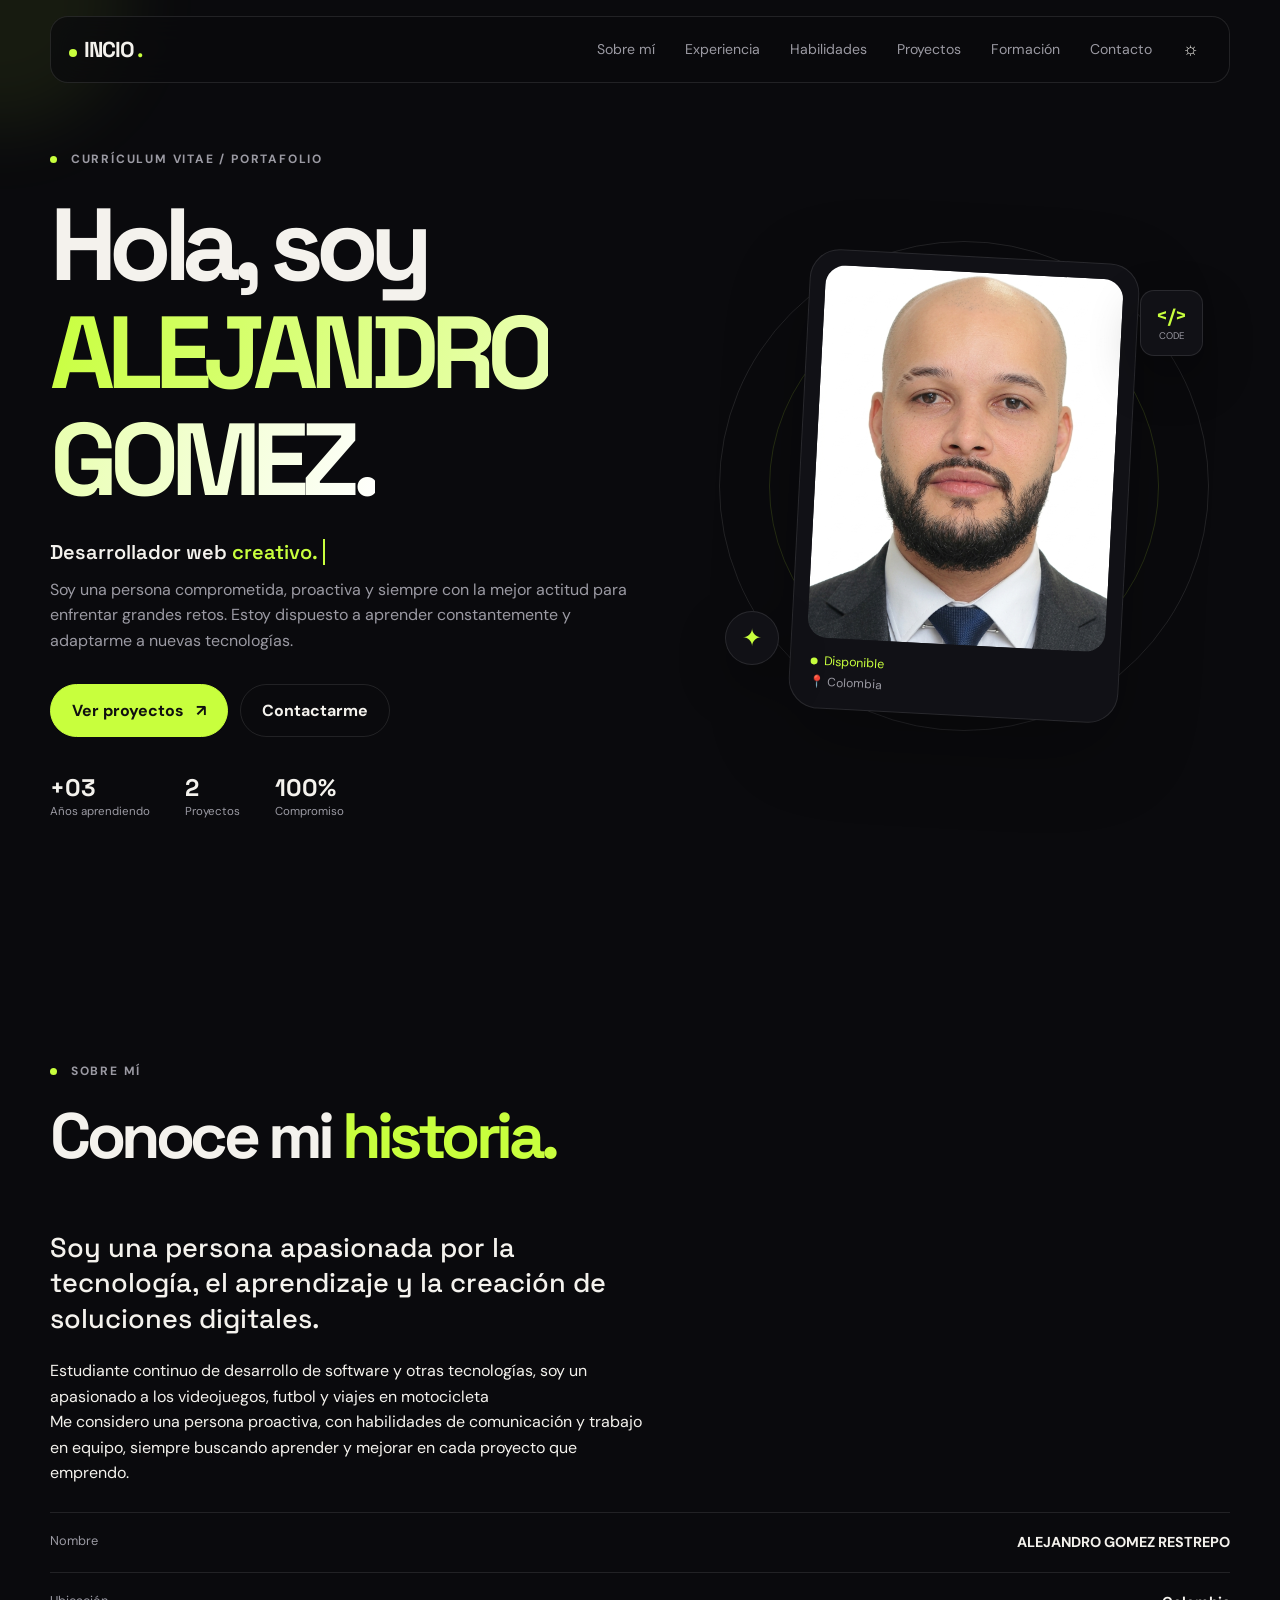
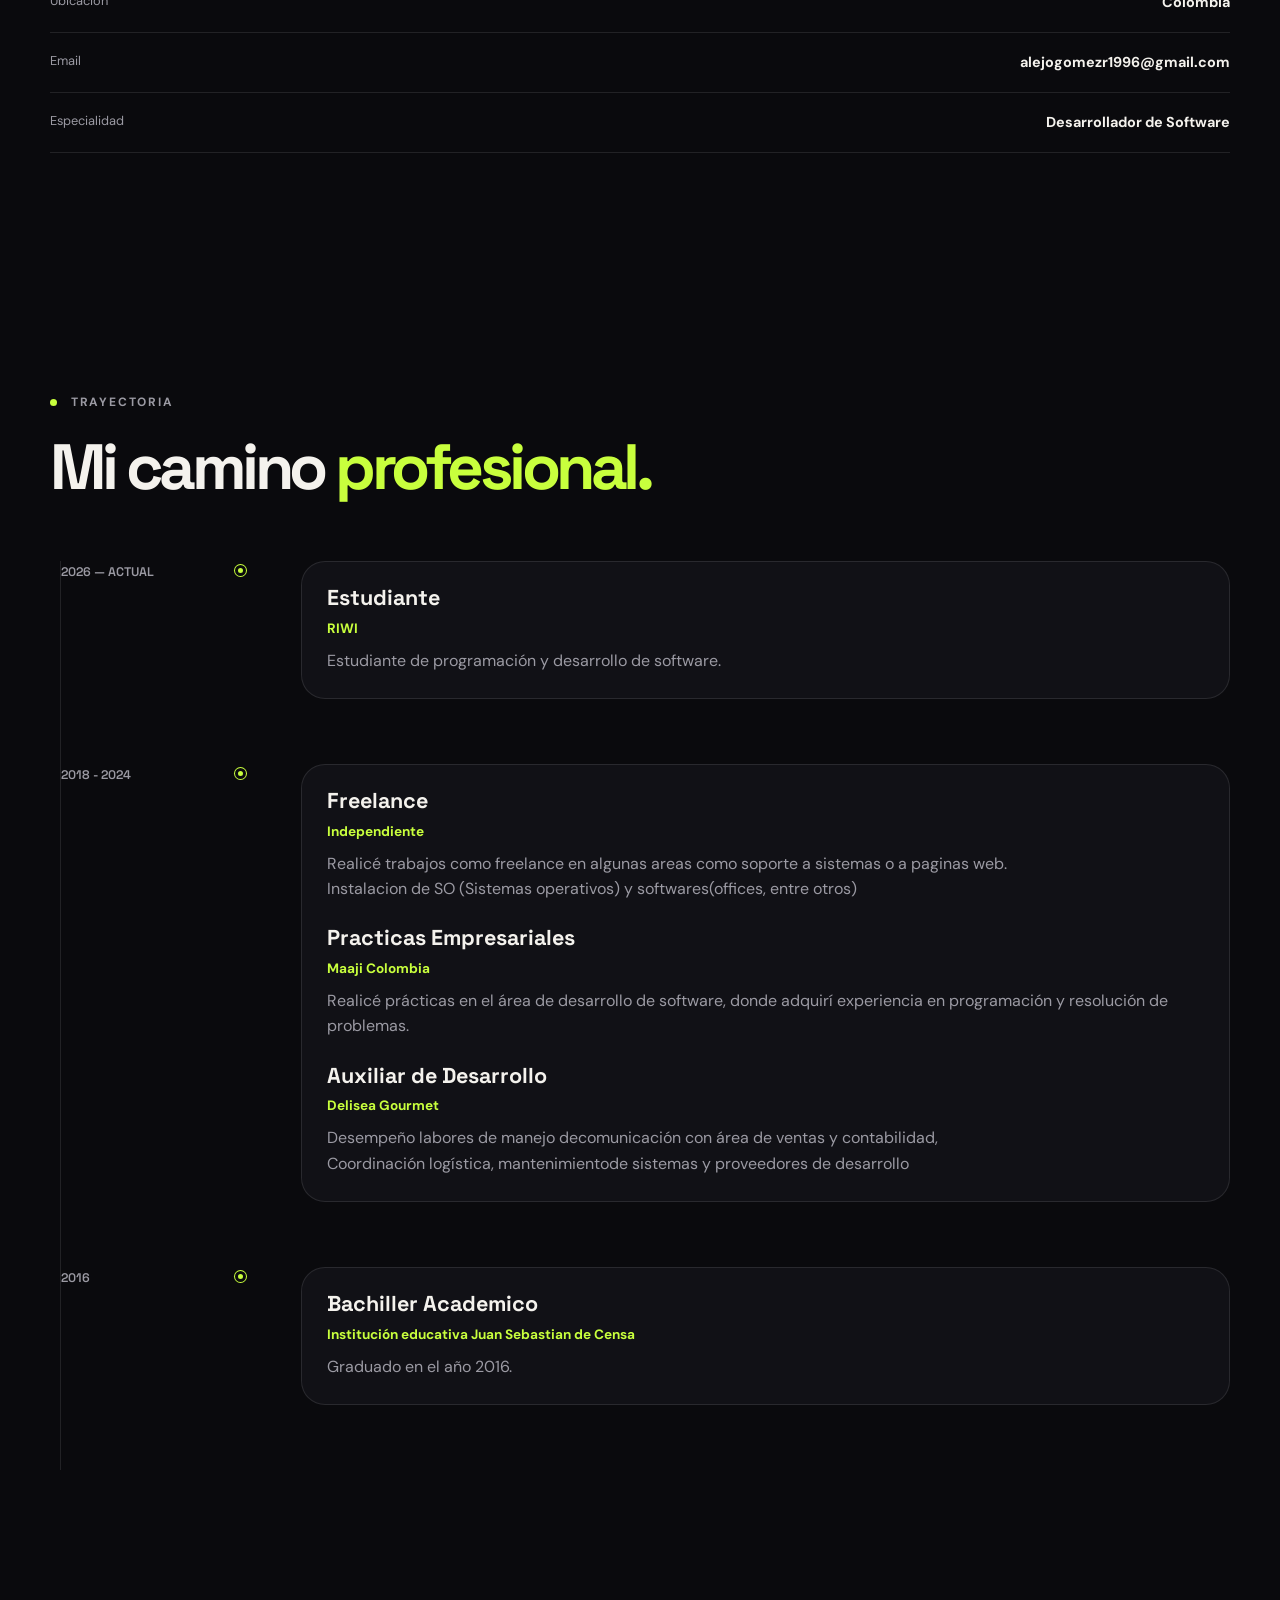
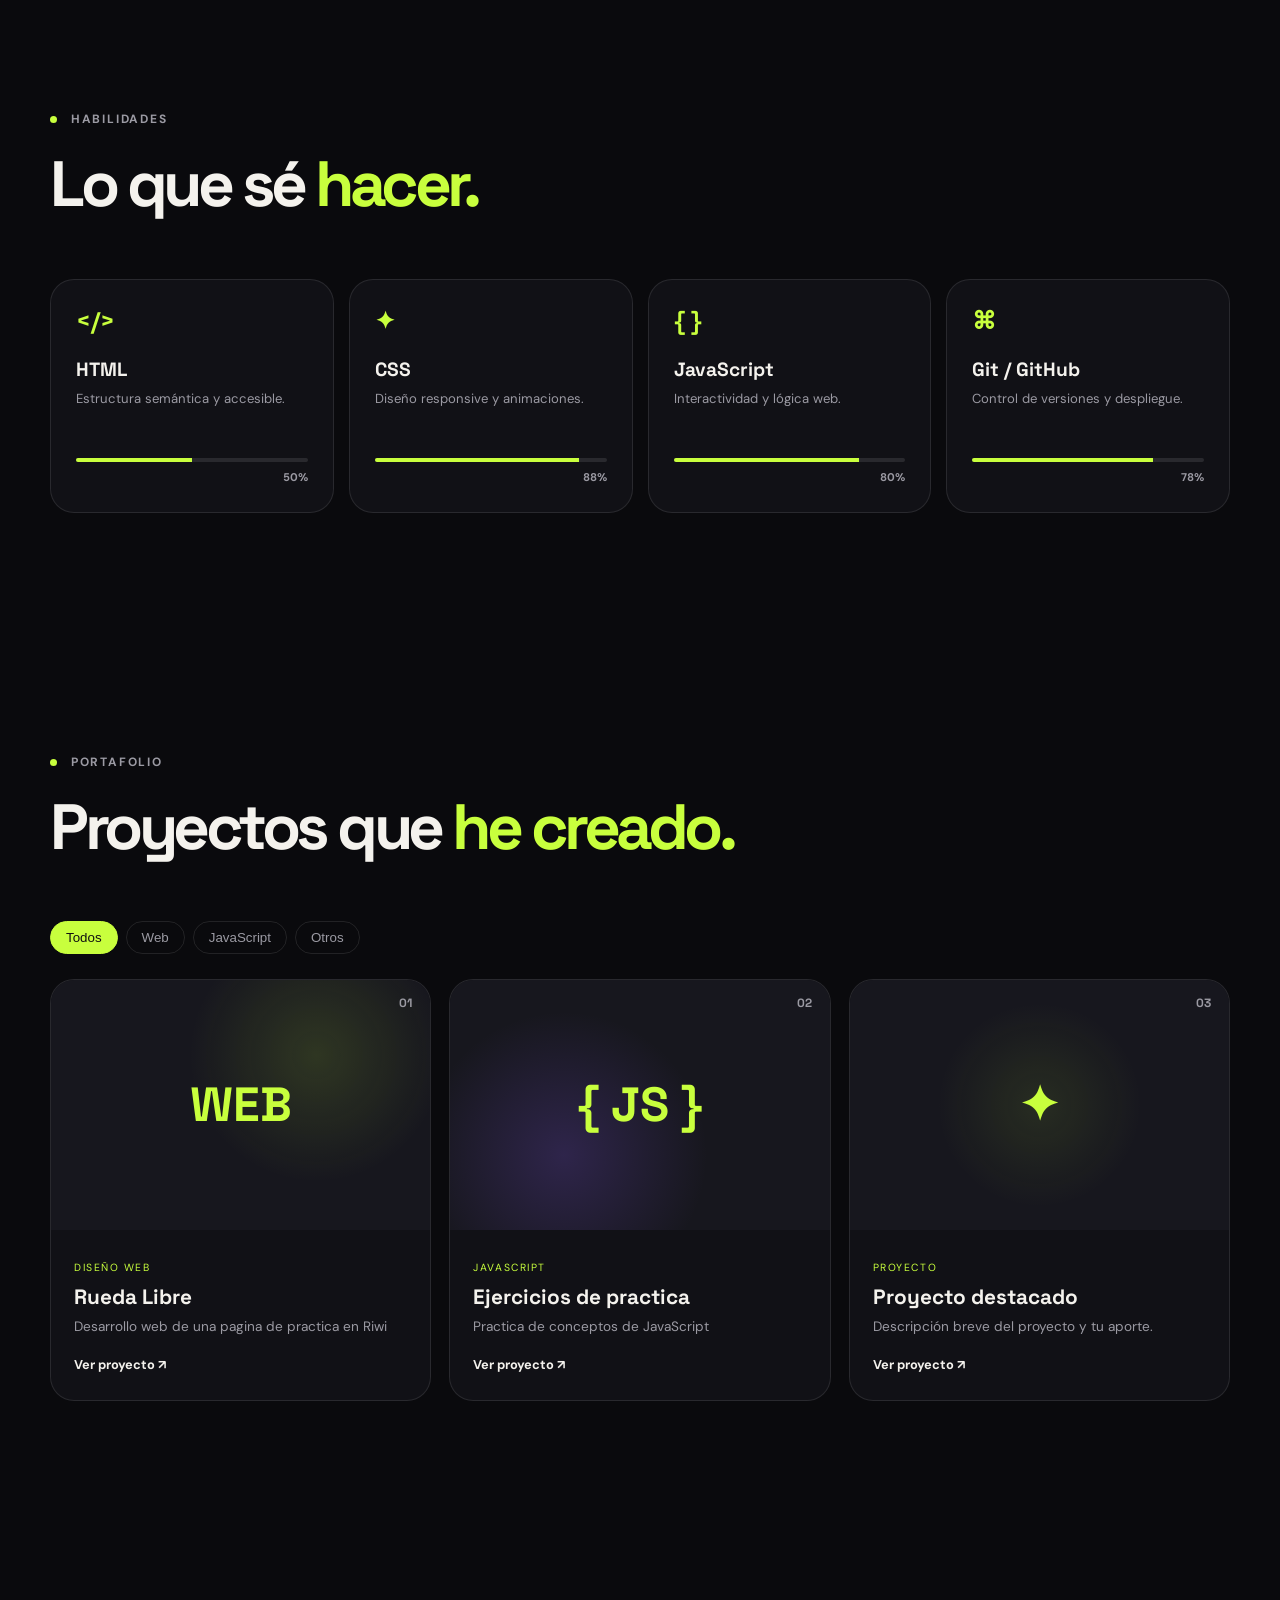
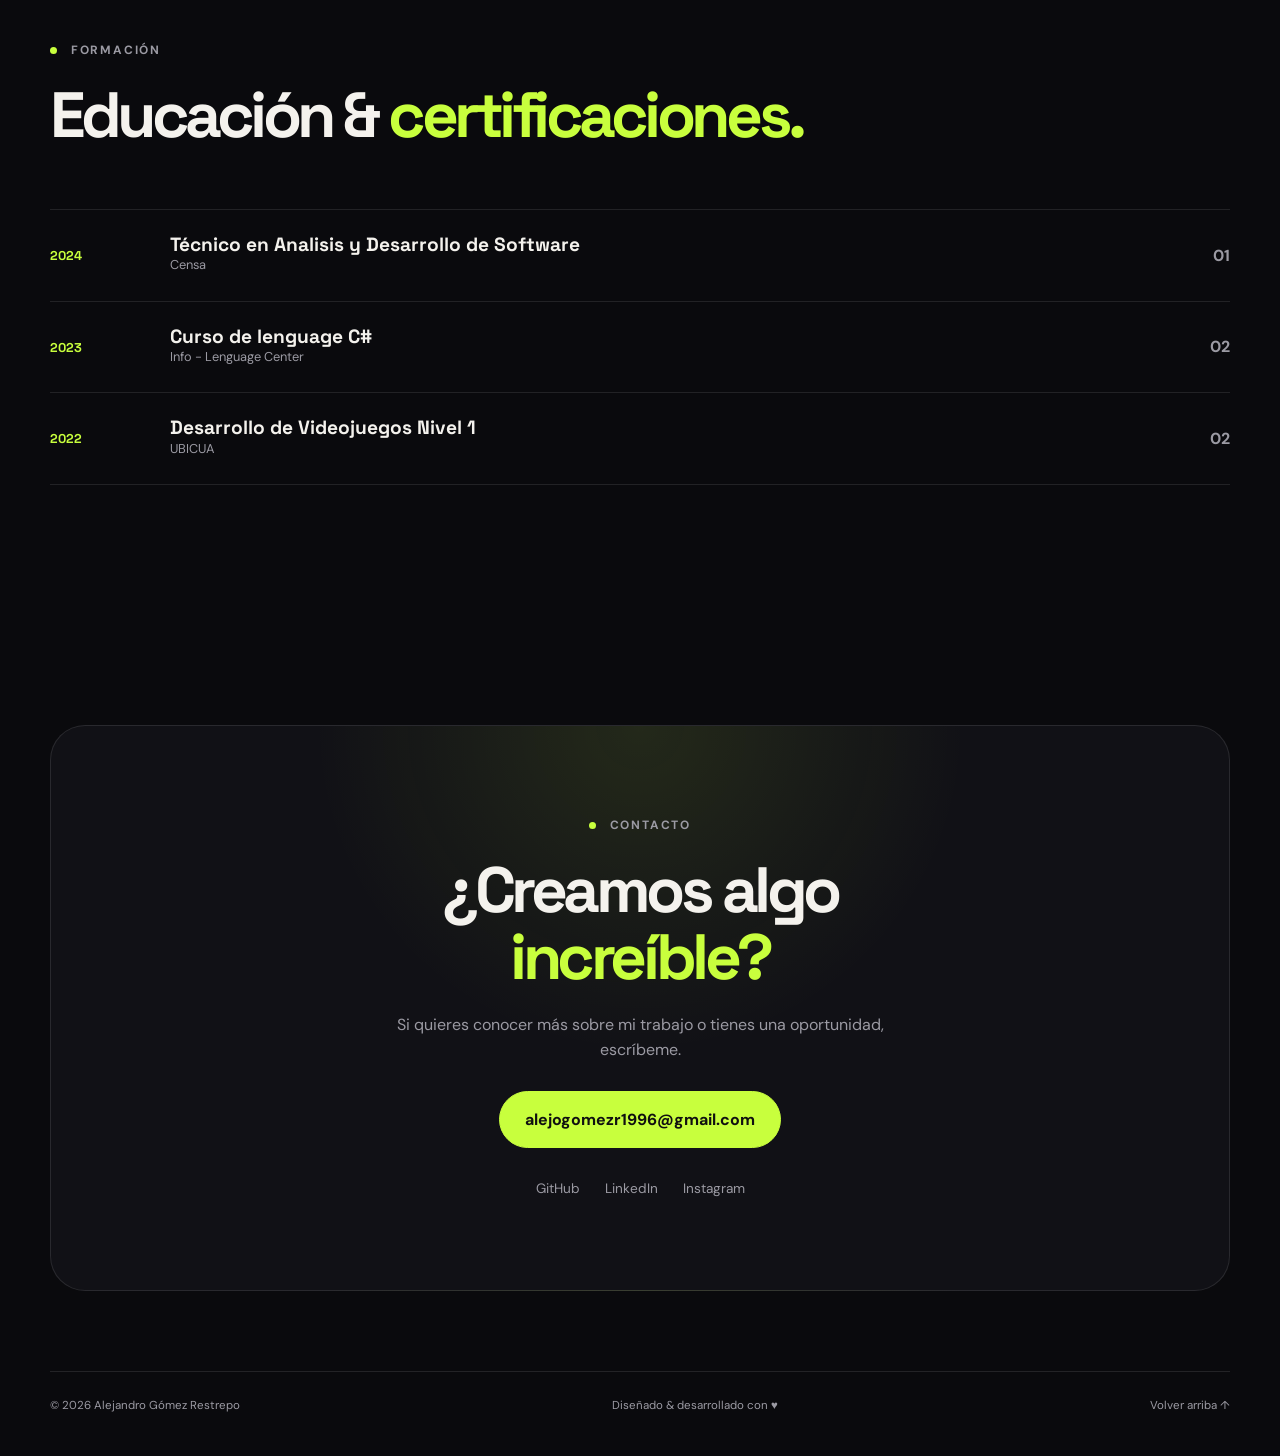
<file: index.html>
<!DOCTYPE html>
<html lang="es">

<head>
  <meta charset="UTF-8">
  <meta name="viewport" content="width=device-width, initial-scale=1.0">
  <meta name="description" content="CV interactivo y portafolio profesional.">
  <title>Mi CV | Portafolio Interactivo</title>
  <link rel="preconnect" href="https://fonts.googleapis.com">
  <link rel="preconnect" href="https://fonts.gstatic.com" crossorigin>
  <link
    href="https://fonts.googleapis.com/css2?family=DM+Sans:wght@400;500;600;700&family=Space+Grotesk:wght@500;600;700&display=swap"
    rel="stylesheet">
  <link rel="stylesheet" href="css/styles.css">
</head>

<body>
  <div class="progress-bar" id="progressBar"></div>
  <div class="cursor-glow" id="cursorGlow"></div>

  <header class="navbar">
    <a class="brand" href="#inicio"><span class="brand-dot"></span>INCIO<span class="brand-accent"> .</span></a>
    <button class="menu-toggle" id="menuToggle" aria-label="Abrir menú">☰</button>
    <nav id="mainNav">
      <a href="#sobre-mi">Sobre mí</a>
      <a href="#experiencia">Experiencia</a>
      <a href="#habilidades">Habilidades</a>
      <a href="#proyectos">Proyectos</a>
      <a href="#formacion">Formación</a>
      <a href="#contacto">Contacto</a>
      <button class="theme-toggle" id="themeToggle" aria-label="Cambiar tema">☼</button>
    </nav>
  </header>

  <main>
    <section class="hero section" id="inicio">
      <div class="hero-copy reveal">
        <p class="eyebrow"><span></span> CURRÍCULUM VITAE / PORTAFOLIO</p>
        <h1>Hola, soy<br><span class="gradient-text">ALEJANDRO GOMEZ.</span></h1>
        <p class="hero-role">Desarrollador web <span class="typed" id="typedText"></span></p>
        <p class="hero-description">
          Soy una persona comprometida, proactiva y
          siempre con la mejor actitud para enfrentar grandes
          retos. Estoy dispuesto a aprender constantemente
          y adaptarme a nuevas tecnologías.
        </p>
        <div class="hero-actions">
          <a class="btn btn-primary" href="#proyectos">Ver proyectos <span>↗</span></a>
          <a class="btn btn-ghost" href="#contacto">Contactarme</a>
        </div>
        <div class="quick-stats">
          <div><strong>+03</strong><span>Años aprendiendo</span></div>
          <div><strong>2</strong><span>Proyectos</span></div>
          <div><strong>100%</strong><span>Compromiso</span></div>
        </div>
      </div>

      <div class="hero-visual reveal">
        <div class="orbit orbit-one"></div>
        <div class="orbit orbit-two"></div>
        <div class="profile-card">
          <div class="profile-image-wrap">
            <img src="img/photo2.jpeg" alt="Foto de perfil" class="profile-image">
          </div>
          <span class="available"><i></i> Disponible</span>
          <p class="profile-location">📍 Colombia</p>
        </div>
        <div class="floating-card card-code">
          <span>&lt;/&gt;</span><small>CODE</small>
        </div>
        <div class="floating-card card-star">✦</div>
      </div>
    </section>

    <!-- <section class="marquee" aria-label="Tecnologías">
      <div class="marquee-track">
        <span>HTML</span><b>✦</b><span>CSS</span><b>✦</b><span>JAVASCRIPT</span><b>✦</b><span>GIT</span><b>✦</b>
        <span>PYTHON</span><b>✦</b><span>DJANGO</span><b>✦</b><span>C#</span><b>✦</b><span>.NET</span><b>✦</b>
      </div>
    </section> -->

    <section class="section about" id="sobre-mi">
      <div class="section-heading reveal">
        <p class="eyebrow"><span></span> SOBRE MÍ</p>
        <h2>Conoce mi <em>historia.</em></h2>
      </div>
      <div class="about-grid">
        <class="about-text reveal">
          <p class="lead">Soy una persona apasionada por la tecnología, el aprendizaje y la creación de soluciones
            digitales.</p>
          <!-- <p>Escribe aquí una descripción más completa de tu perfil: quién eres, qué estudias o haces, cuáles son tus objetivos profesionales y qué te diferencia.</p> -->
          <p>Estudiante continuo de desarrollo de software y otras tecnologías, soy un apasionado a los videojuegos,
            futbol y viajes en motocicleta</p>
          <p>Me considero una persona proactiva, con habilidades de comunicación y trabajo en equipo, siempre buscando
            aprender y mejorar en cada proyecto que emprendo.</p><br>
          <!-- <p>Este CV está pensado para que puedas mostrar tu trayectoria de una manera visual, moderna e interactiva.</p> -->
      </div>
      <div class="info-panel reveal">
        <div><span>Nombre</span><strong>ALEJANDRO GOMEZ RESTREPO</strong></div>
        <div><span>Ubicación</span><strong>Colombia</strong></div>
        <div><span>Email</span><strong>alejogomezr1996@gmail.com</strong></div>
        <div><span>Especialidad</span><strong>Desarrollador de Software</strong></div>
      </div>
      </div>
    </section>

    <section class="section timeline-section" id="experiencia">
      <div class="section-heading reveal">
        <p class="eyebrow"><span></span> TRAYECTORIA</p>
        <h2>Mi camino <em>profesional.</em></h2>
      </div>
      <div class="timeline">
        <article class="timeline-item reveal">
          <span class="timeline-year">2026 — ACTUAL</span>
          <div class="timeline-dot"></div>
          <div class="timeline-content">
            <h3>Estudiante</h3>
            <h4>RIWI</h4>
            <p>Estudiante de programación y desarrollo de software.</p>
          </div>
        </article>
        <article class="timeline-item reveal">
          <span class="timeline-year">2018 - 2024</span>
          <div class="timeline-dot"></div>
          <div class="timeline-content">
            <h3>Freelance</h3>
            <h4>Independiente</h4>
            <p>Realicé trabajos como freelance en algunas areas como soporte a sistemas o a paginas web.</p>
            <p>Instalacion de SO (Sistemas operativos) y softwares(offices, entre otros)</p><br>
            <h3>Practicas Empresariales</h3>
            <h4>Maaji Colombia</h4>
            <p>Realicé prácticas en el área de desarrollo de software, donde adquirí experiencia en programación y
              resolución de problemas.</p><br>
            <h3>Auxiliar de Desarrollo</h3>
            <h4>Delisea Gourmet</h4>
            <p>Desempeño labores de manejo decomunicación con área de ventas y contabilidad,</p>
            <p>Coordinación logística, mantenimientode sistemas y proveedores de desarrollo</p>
          </div>
        </article>
        <article class="timeline-item reveal">
          <span class="timeline-year">2016</span>
          <div class="timeline-dot"></div>
          <div class="timeline-content">
            <h3>Bachiller Academico</h3>
            <h4>Institución educativa Juan Sebastian de Censa</h4>
            <p>Graduado en el año 2016.</p>
          </div>
        </article>
      </div>
    </section>

    <section class="section skills" id="habilidades">
      <div class="section-heading reveal">
        <p class="eyebrow"><span></span> HABILIDADES</p>
        <h2>Lo que sé <em>hacer.</em></h2>
      </div>
      <div class="skills-grid">
        <div class="skill-card reveal">
          <div class="skill-icon">&lt;/&gt;</div>
          <h3>HTML</h3>
          <p>Estructura semántica y accesible.</p>
          <div class="meter"><span style="--level: 50%"></span></div><b>50%</b>
        </div>
        <div class="skill-card reveal">
          <div class="skill-icon">✦</div>
          <h3>CSS</h3>
          <p>Diseño responsive y animaciones.</p>
          <div class="meter"><span style="--level: 88%"></span></div><b>88%</b>
        </div>
        <div class="skill-card reveal">
          <div class="skill-icon">{ }</div>
          <h3>JavaScript</h3>
          <p>Interactividad y lógica web.</p>
          <div class="meter"><span style="--level: 80%"></span></div><b>80%</b>
        </div>
        <div class="skill-card reveal">
          <div class="skill-icon">⌘</div>
          <h3>Git / GitHub</h3>
          <p>Control de versiones y despliegue.</p>
          <div class="meter"><span style="--level: 78%"></span></div><b>78%</b>
        </div>
      </div>
    </section>

    <section class="section projects" id="proyectos">
      <div class="section-heading reveal">
        <p class="eyebrow"><span></span> PORTAFOLIO</p>
        <h2>Proyectos que <em>he creado.</em></h2>
      </div>
      <div class="project-filters reveal">
        <button class="filter active" data-filter="all">Todos</button>
        <button class="filter" data-filter="web">Web</button>
        <button class="filter" data-filter="js">JavaScript</button>
        <button class="filter" data-filter="otros">Otros</button>
      </div>
      <div class="projects-grid">
        <article class="project-card reveal" data-category="web">
          <div class="project-number">01</div>
          <div class="project-art art-one">WEB</div>
          <div class="project-body"><span>DISEÑO WEB</span>
            <h3>Rueda Libre</h3>
            <p>Desarrollo web de una pagina de practica en Riwi</p><a href="https://alejandrogr96.github.io/rueda-libre/" target="_blank" class="project-link">Ver proyecto
              ↗</a>
          </div>
        </article>
        <article class="project-card reveal" data-category="js">
          <div class="project-number">02</div>
          <div class="project-art art-two">{ JS }</div>
          <div class="project-body"><span>JAVASCRIPT</span>
            <h3>Ejercicios de practica</h3>
            <p>Practica de conceptos de JavaScript</p><a href="https://github.com/AlejandroGR96?tab=repositories" target="_blank" class="project-link">Ver proyecto
              ↗</a>
          </div>
        </article>
        <article class="project-card reveal" data-category="otros">
          <div class="project-number">03</div>
          <div class="project-art art-three">✦</div>
          <div class="project-body"><span>PROYECTO</span>
            <h3>Proyecto destacado</h3>
            <p>Descripción breve del proyecto y tu aporte.</p><a href="#" class="project-link">Ver proyecto ↗</a>
          </div>
        </article>
      </div>
    </section>

    <section class="section education" id="formacion">
      <div class="section-heading reveal">
        <p class="eyebrow"><span></span> FORMACIÓN</p>
        <h2>Educación & <em>certificaciones.</em></h2>
      </div>
      <div class="education-list">
        <div class="education-item reveal"><span>2024</span>
          <div>
            <h3>Técnico en Analisis y Desarrollo de Software</h3>
            <p>Censa </p>
          </div><strong>01</strong>
        </div>
        <div class="education-item reveal"><span>2023</span>
          <div>
            <h3>Curso de lenguage C#</h3>
            <p>Info - Lenguage Center</p>
          </div><strong>02</strong>
        </div>
        <div class="education-item reveal"><span>2022</span>
          <div>
            <h3>Desarrollo de Videojuegos Nivel 1</h3>
            <p>UBICUA</p>
          </div><strong>02</strong>
        </div>
        <!-- <div class="education-item reveal"><span>2025</span><div><h3>Certificación adicional</h3><p>Entidad certificadora</p></div><strong>03</strong></div> -->
      </div>
    </section>

    <section class="section contact" id="contacto">
      <div class="contact-box reveal">
        <p class="eyebrow"><span></span> CONTACTO</p>
        <h2>¿Creamos algo<br><em>increíble?</em></h2>
        <p>Si quieres conocer más sobre mi trabajo o tienes una oportunidad, escríbeme.</p>
        <a class="btn btn-primary big" href="mailto:alejogomezr1996@gmail.com">alejogomezr1996@gmail.com</a>
        <div class="socials">
          <a href="https://github.com/AlejandroGR96" aria-label="GitHub" target="_blank">GitHub</a>
          <a href="https://www.linkedin.com/in/alejandro-gomez-restrepo-93690523a/" aria-label="LinkedIn"
            target="_blank">LinkedIn</a>
          <a href="https://www.instagram.com/alejogr_96?xtok=ZXhmM2g1YzNiZmpo" aria-label="Instagram"
            target="_blank">Instagram</a>
        </div>
      </div>
    </section>
  </main>

  <footer>
    <span>© 2026 Alejandro Gómez Restrepo</span>
    <span>Diseñado & desarrollado con ♥</span>
    <a href="#inicio">Volver arriba ↑</a>
  </footer>

  <script src="js/main.js"></script>
</body>

</html>
</file>
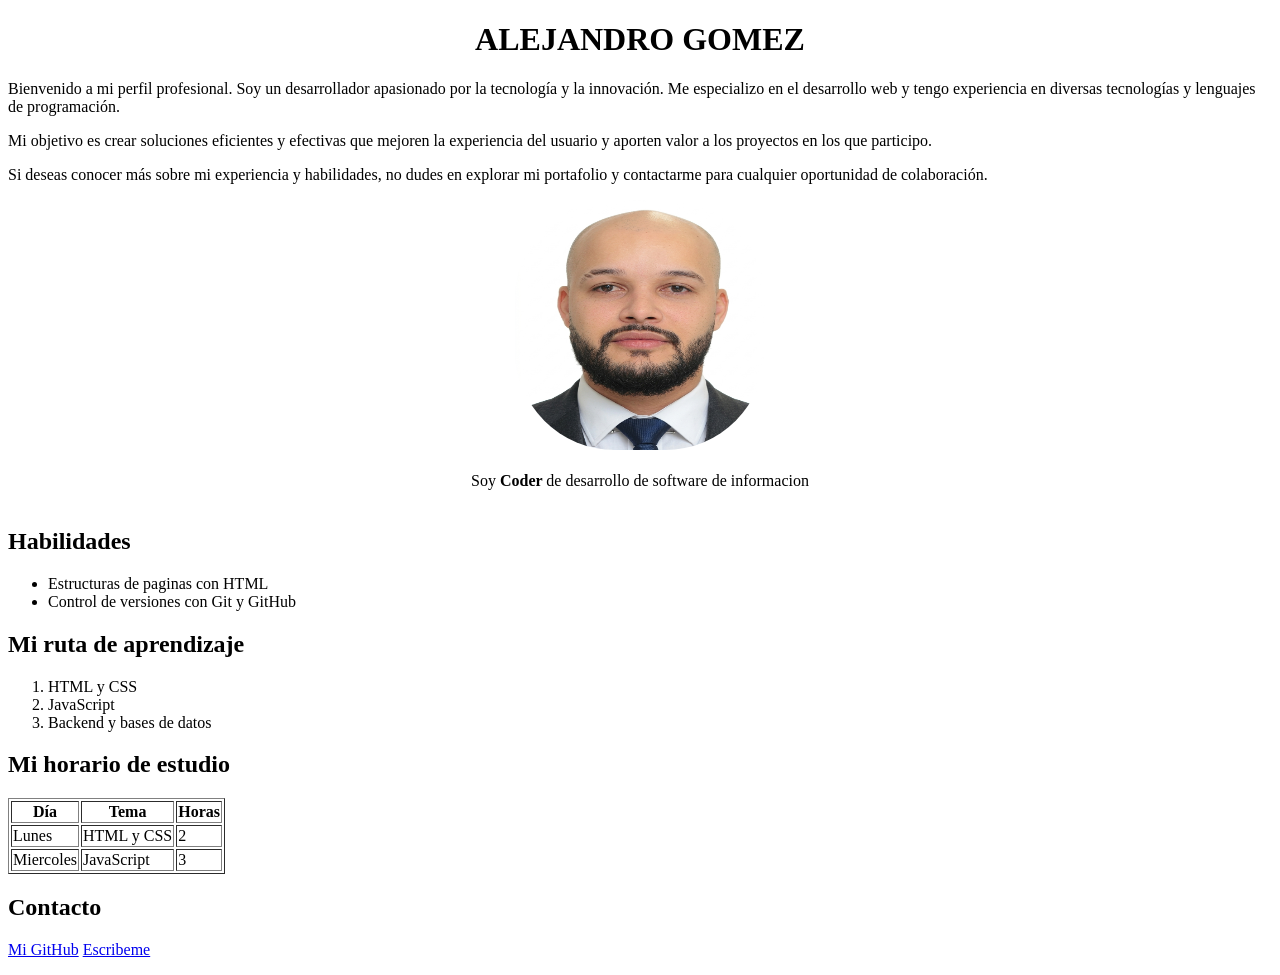
<file: index2.html>
<!DOCTYPE html>
<html lang="en">
<head>
    <meta charset="UTF-8">
    <meta name="viewport" content="width=device-width, initial-scale=1.0">
    <title>Perfil | Alejandro Gomez</title>
</head>
<body>
    <h1><center>ALEJANDRO GOMEZ</center></h1>
    <p>Bienvenido a mi perfil profesional. Soy un desarrollador apasionado por la tecnología y la innovación. Me especializo en el desarrollo web y tengo experiencia en diversas tecnologías y lenguajes de programación.</p>
    <p>Mi objetivo es crear soluciones eficientes y efectivas que mejoren la experiencia del usuario y aporten valor a los proyectos en los que participo.</p>
    <p>Si deseas conocer más sobre mi experiencia y habilidades, no dudes en explorar mi portafolio y contactarme para cualquier oportunidad de colaboración.</p>

    <center><img src="img/photo2.jpeg" alt="Foto de Alejandro Gomez" width="250" height="250" style="border-radius: 100px;"></center><br>
    <center>Soy <strong>Coder </strong>de desarrollo de software de informacion</center><br>

    <h2>Habilidades</h2>
    <ul>
        <li>Estructuras de paginas con HTML</li>
        <li>Control de versiones con Git y GitHub</li>
    </ul>

    <h2>Mi ruta de aprendizaje</h2>
    <ol>
        <li>HTML y CSS</li>
        <li>JavaScript</li>
        <li>Backend y bases de datos</li>
    </ol>

    <h2>Mi horario de estudio</h2>
    <table border="1">
        <thead>
            <tr>
                <th>Día</th>
                <th>Tema</th>
                <th>Horas</th>
            </tr>
        </thead>
        <tbody>
            <tr>
                <td>Lunes</td>
                <td>HTML y CSS</td>
                <td>2</td>
            </tr>
            <tr>
                <td>Miercoles</td>
                <td>JavaScript</td>
                <td>3</td>
            </tr>
        </tbody>
    </table>

    <h2>Contacto</h2>
    <p><a href="https://github.com/AlejandroGR96" target="_blank">Mi GitHub</a>
    <a href="mailto:alejogomezr1996@gmail.com" target="_blank">Escribeme</a></p>
</body>
</html>
</file>
<file: css/styles.css>
/* =========================
  CV INTERACTIVO - ESTILOS
  ========================= */
:root {
  --bg: #0a0a0d;
  --surface: #111116;
  --surface-2: #17171e;
  --text: #f4f2ed;
  --muted: #9b9aa3;
  --line: rgba(255, 255, 255, 0.1);
  --accent: #c8ff3d;
  --accent-2: #8d5cff;
  --max: 1180px;
  --radius: 24px;
}
body.light {
  --bg: #f5f4ef;
  --surface: #ffffff;
  --surface-2: #eae9e2;
  --text: #111116;
  --muted: #5f5f68;
  --line: rgba(0, 0, 0, 0.11);
}
* {
  box-sizing: border-box;
  margin: 0;
  padding: 0;
}
html {
  scroll-behavior: smooth;
}
body {
  background: var(--bg);
  color: var(--text);
  font-family: "DM Sans", sans-serif;
  line-height: 1.6;
  overflow-x: hidden;
  transition:
    background 0.3s,
    color 0.3s;
}
a {
  color: inherit;
  text-decoration: none;
}
.progress-bar {
  position: fixed;
  inset: 0 auto auto 0;
  width: 0;
  height: 3px;
  background: var(--accent);
  z-index: 9999;
}
.cursor-glow {
  position: fixed;
  width: 260px;
  height: 260px;
  border-radius: 50%;
  background: rgba(200, 255, 61, 0.07);
  filter: blur(35px);
  pointer-events: none;
  transform: translate(-50%, -50%);
  z-index: 0;
}
.navbar {
  position: fixed;
  top: 0;
  left: 50%;
  transform: translateX(-50%);
  width: min(100% - 32px, 1180px);
  margin-top: 16px;
  padding: 13px 18px;
  display: flex;
  align-items: center;
  justify-content: space-between;
  border: 1px solid var(--line);
  border-radius: 18px;
  background: rgba(10, 10, 13, 0.72);
  backdrop-filter: blur(18px);
  z-index: 1000;
}
body.light .navbar {
  background: rgba(245, 244, 239, 0.78);
}
.brand {
  font: 700 1.35rem "Space Grotesk";
  letter-spacing: -0.05em;
}
.brand-dot {
  display: inline-block;
  width: 8px;
  height: 8px;
  border-radius: 50%;
  background: var(--accent);
  margin-right: 7px;
}
.brand-accent {
  color: var(--accent);
}
nav {
  display: flex;
  gap: 6px;
  align-items: center;
}
nav a,
.theme-toggle {
  padding: 8px 12px;
  color: var(--muted);
  font-size: 0.88rem;
  border-radius: 10px;
  transition: 0.25s;
}
nav a:hover {
  color: var(--text);
  background: var(--line);
}
.theme-toggle,
.menu-toggle {
  border: 0;
  background: transparent;
  color: var(--text);
  cursor: pointer;
  font-size: 1.15rem;
}
.menu-toggle {
  display: none;
}
.section {
  width: min(100% - 40px, var(--max));
  margin: auto;
  padding: 120px 0;
  position: relative;
}
.hero {
  min-height: 100vh;
  display: grid;
  grid-template-columns: 1.05fr 0.95fr;
  align-items: center;
  gap: 60px;
  padding-top: 150px;
}
.eyebrow {
  color: var(--muted);
  font-size: 0.75rem;
  letter-spacing: 0.15em;
  font-weight: 700;
  margin-bottom: 22px;
}
.eyebrow span {
  display: inline-block;
  width: 7px;
  height: 7px;
  background: var(--accent);
  border-radius: 50%;
  margin-right: 9px;
}
h1,
h2,
h3 {
  font-family: "Space Grotesk", sans-serif;
  line-height: 1.05;
}
h1 {
  font-size: clamp(4rem, 8vw, 7.8rem);
  letter-spacing: -0.08em;
}
h2 {
  font-size: clamp(2.8rem, 5vw, 5rem);
  letter-spacing: -0.07em;
}
h2 em {
  font-style: normal;
  color: var(--accent);
}
.gradient-text {
  background: linear-gradient(110deg, var(--accent), #fff);
  -webkit-background-clip: text;
  background-clip: text;
  color: transparent;
}
.hero-role {
  margin: 25px 0 12px;
  font: 600 1.25rem "Space Grotesk";
}
.typed {
  color: var(--accent);
  border-right: 2px solid var(--accent);
  padding-right: 5px;
}
.hero-description {
  color: var(--muted);
  max-width: 620px;
}
.hero-actions {
  display: flex;
  gap: 12px;
  margin: 30px 0;
}
.btn {
  display: inline-flex;
  align-items: center;
  justify-content: center;
  gap: 12px;
  border-radius: 999px;
  padding: 13px 21px;
  font-weight: 700;
  border: 1px solid var(--line);
  transition: 0.25s;
}
.btn-primary {
  color: #101010;
  background: var(--accent);
  border-color: var(--accent);
}
.btn-primary:hover {
  transform: translateY(-3px);
  box-shadow: 0 12px 30px rgba(200, 255, 61, 0.18);
}
.btn-ghost:hover {
  background: var(--line);
  transform: translateY(-3px);
}
.quick-stats {
  display: flex;
  gap: 35px;
  margin-top: 35px;
}
.quick-stats div {
  display: grid;
}
.quick-stats strong {
  font: 700 1.5rem "Space Grotesk";
}
.quick-stats span {
  color: var(--muted);
  font-size: 0.72rem;
}
.hero-visual {
  min-height: 560px;
  display: grid;
  place-items: center;
  position: relative;
}
.profile-card {
  width: min(330px, 80%);
  padding: 15px;
  border: 1px solid var(--line);
  background: var(--surface);
  border-radius: 30px;
  transform: rotate(3deg);
  box-shadow: 0 30px 80px rgba(0, 0, 0, 0.25);
  z-index: 2;
}
.profile-image-wrap {
  aspect-ratio: 4/5;
  border-radius: 20px;
  overflow: hidden;
  background: var(--surface-2);
}
.profile-image {
  width: 100%;
  height: 100%;
  object-fit: cover;
}
.available {
  display: inline-flex;
  align-items: center;
  gap: 7px;
  margin: 14px 0 2px 5px;
  color: var(--accent);
  font-size: 0.78rem;
}
.available i {
  width: 7px;
  height: 7px;
  background: var(--accent);
  border-radius: 50%;
}
.profile-location {
  margin-left: 5px;
  color: var(--muted);
  font-size: 0.75rem;
}
.orbit {
  position: absolute;
  border: 1px solid var(--line);
  border-radius: 50%;
}
.orbit-one {
  width: 490px;
  height: 490px;
  animation: spin 20s linear infinite;
}
.orbit-two {
  width: 390px;
  height: 390px;
  animation: spin 14s linear infinite reverse;
  border-color: rgba(200, 255, 61, 0.15);
}
@keyframes spin {
  to {
    transform: rotate(360deg);
  }
}
.floating-card {
  position: absolute;
  background: var(--surface);
  border: 1px solid var(--line);
  box-shadow: 0 20px 50px rgba(0, 0, 0, 0.3);
  z-index: 3;
}
.card-code {
  top: 15%;
  right: 5%;
  padding: 12px 15px;
  border-radius: 14px;
  display: grid;
  text-align: center;
}
.card-code span {
  color: var(--accent);
  font: 700 1.2rem "Space Grotesk";
}
.card-code small {
  font-size: 0.6rem;
  color: var(--muted);
}
.card-star {
  left: 5%;
  bottom: 18%;
  width: 54px;
  height: 54px;
  display: grid;
  place-items: center;
  border-radius: 50%;
  color: var(--accent);
  font-size: 1.5rem;
  animation: float 4s ease-in-out infinite;
}
@keyframes float {
  50% {
    transform: translateY(-12px) rotate(10deg);
  }
}
.marquee {
  overflow: hidden;
  border-block: 1px solid var(--line);
  padding: 17px 0;
  white-space: nowrap;
  
}
.marquee-track {
  display: flex;
  width: max-content;
  align-items: center;
  gap: 28px;
  animation: marquee 25s linear infinite;
  font: 700 0.8rem "Space Grotesk";
  letter-spacing: 0.16em;
}
.marquee b {
  color: var(--accent);
}
@keyframes marquee {
  to {
    transform: translateX(-50%);

  }
}
.section-heading {
  margin-bottom: 60px;
}
.about-grid {
  display: grid;
  grid-template-columns: 1.1fr 0.9fr;
  gap: 80px;
}
.lead {
  font: 500 1.7rem/1.3 "Space Grotesk";
  margin-bottom: 22px;
}
.about-text p:not(.lead) {
  color: var(--muted);
  margin-bottom: 15px;
  max-width: 650px;
}
.info-panel {
  border-top: 1px solid var(--line);
}
.info-panel div {
  padding: 18px 0;
  border-bottom: 1px solid var(--line);
  display: flex;
  justify-content: space-between;
  gap: 20px;
}
.info-panel span {
  color: var(--muted);
  font-size: 0.8rem;
}
.info-panel strong {
  font-size: 0.9rem;
  text-align: right;
}
.timeline {
  border-left: 1px solid var(--line);
  margin-left: 10px;
}
.timeline-item {
  display: grid;
  grid-template-columns: 180px 20px 1fr;
  gap: 20px;
  position: relative;
  padding: 0 0 65px 0;
}
.timeline-year {
  color: var(--muted);
  font: 600 0.78rem "Space Grotesk";
  padding-top: 3px;
}
.timeline-dot {
  width: 11px;
  height: 11px;
  border: 3px solid var(--bg);
  background: var(--accent);
  border-radius: 50%;
  margin-left: -26px;
  margin-top: 4px;
  box-shadow: 0 0 0 1px var(--accent);
}
.timeline-content {
  border: 1px solid var(--line);
  border-radius: var(--radius);
  padding: 25px;
  background: var(--surface);
}
.timeline-content h3 {
  font-size: 1.35rem;
}
.timeline-content h4 {
  color: var(--accent);
  font-size: 0.85rem;
  margin: 8px 0;
}
.timeline-content p {
  color: var(--muted);
}
.skills-grid {
  display: grid;
  grid-template-columns: repeat(4, 1fr);
  gap: 15px;
}
.skill-card {
  padding: 25px;
  border: 1px solid var(--line);
  background: var(--surface);
  border-radius: var(--radius);
  transition: 0.3s;
  position: relative;
  overflow: hidden;
}
.skill-card:hover {
  transform: translateY(-7px);
  border-color: rgba(200, 255, 61, 0.35);
}
.skill-icon {
  color: var(--accent);
  font: 700 1.5rem "Space Grotesk";
  height: 55px;
}
.skill-card h3 {
  font-size: 1.2rem;
}
.skill-card p {
  color: var(--muted);
  font-size: 0.82rem;
  min-height: 50px;
  margin: 8px 0 20px;
}
.meter {
  height: 4px;
  background: var(--line);
  border-radius: 10px;
  overflow: hidden;
}
.meter span {
  display: block;
  width: var(--level);
  height: 100%;
  background: var(--accent);
}
.skill-card b {
  display: block;
  text-align: right;
  font-size: 0.7rem;
  color: var(--muted);
  margin-top: 7px;
}
.project-filters {
  display: flex;
  gap: 8px;
  margin-bottom: 25px;
}
.filter {
  cursor: pointer;
  padding: 8px 15px;
  border: 1px solid var(--line);
  border-radius: 999px;
  background: transparent;
  color: var(--muted);
}
.filter.active,
.filter:hover {
  background: var(--accent);
  color: #111;
  border-color: var(--accent);
}
.projects-grid {
  display: grid;
  grid-template-columns: repeat(3, 1fr);
  gap: 18px;
}
.project-card {
  border: 1px solid var(--line);
  background: var(--surface);
  border-radius: var(--radius);
  overflow: hidden;
  position: relative;
  transition: 0.3s;
}
.project-card:hover {
  transform: translateY(-8px);
}
.project-card.hidden {
  display: none;
}
.project-number {
  position: absolute;
  top: 15px;
  right: 18px;
  z-index: 2;
  font: 700 0.75rem "Space Grotesk";
  color: var(--muted);
}
.project-art {
  height: 250px;
  display: grid;
  place-items: center;
  font: 700 3rem "Space Grotesk";
  background: var(--surface-2);
  color: var(--accent);
}
.art-one {
  background:
    radial-gradient(circle at 70% 30%, #c8ff3d22, transparent 40%),
    var(--surface-2);
}
.art-two {
  background:
    radial-gradient(circle at 30% 70%, #8d5cff33, transparent 45%),
    var(--surface-2);
}
.art-three {
  background:
    radial-gradient(circle at 50% 50%, #c8ff3d18, transparent 45%),
    var(--surface-2);
}
.project-body {
  padding: 23px;
}
.project-body span {
  font-size: 0.65rem;
  letter-spacing: 0.15em;
  color: var(--accent);
}
.project-body h3 {
  margin: 8px 0;
  font-size: 1.3rem;
}
.project-body p {
  color: var(--muted);
  font-size: 0.85rem;
}
.project-link {
  display: inline-block;
  margin-top: 17px;
  font-weight: 700;
  font-size: 0.8rem;
}
.education-list {
  border-top: 1px solid var(--line);
}
.education-item {
  display: grid;
  grid-template-columns: 100px 1fr 50px;
  align-items: center;
  gap: 20px;
  padding: 25px 0;
  border-bottom: 1px solid var(--line);
}
.education-item > span {
  color: var(--accent);
  font: 700 0.8rem "Space Grotesk";
}
.education-item h3 {
  font-size: 1.2rem;
}
.education-item p {
  color: var(--muted);
  font-size: 0.8rem;
}
.education-item strong {
  color: var(--muted);
  text-align: right;
}
.contact {
  padding-bottom: 80px;
}
.contact-box {
  text-align: center;
  border: 1px solid var(--line);
  border-radius: 35px;
  padding: 90px 30px;
  background:
    radial-gradient(circle at 50% 0%, rgba(200, 255, 61, 0.1), transparent 40%),
    var(--surface);
}
.contact-box h2 {
  margin-bottom: 20px;
}
.contact-box > p:not(.eyebrow) {
  color: var(--muted);
  max-width: 500px;
  margin: 0 auto 28px;
}
.big {
  padding: 15px 25px;
}
.socials {
  display: flex;
  justify-content: center;
  gap: 25px;
  margin-top: 30px;
  color: var(--muted);
  font-size: 0.85rem;
}
.socials a:hover {
  color: var(--accent);
}
footer {
  width: min(100% - 40px, var(--max));
  margin: auto;
  padding: 25px 0 40px;
  border-top: 1px solid var(--line);
  display: flex;
  justify-content: space-between;
  color: var(--muted);
  font-size: 0.72rem;
}
footer a:hover {
  color: var(--text);
}
.reveal {
  opacity: 0;
  transform: translateY(30px);
  transition:
    opacity 0.7s ease,
    transform 0.7s ease;
}
.reveal.visible {
  opacity: 1;
  transform: none;
}
@media (max-width: 900px) {
  .hero {
    grid-template-columns: 1fr;
    padding-top: 130px;
  }
  .hero-visual {
    min-height: 500px;
  }
  .about-grid {
    grid-template-columns: 1fr;
    gap: 40px;
  }
  .skills-grid {
    grid-template-columns: repeat(2, 1fr);
  }
  .projects-grid {
    grid-template-columns: 1fr 1fr;
  }
}
@media (max-width: 650px) {
  .navbar {
    width: calc(100% - 20px);
  }
  .menu-toggle {
    display: block;
  }
  nav {
    position: absolute;
    top: 58px;
    left: 0;
    right: 0;
    padding: 12px;
    display: none;
    flex-direction: column;
    align-items: stretch;
    background: var(--surface);
    border: 1px solid var(--line);
    border-radius: 16px;
  }
  nav.open {
    display: flex;
  }
  nav a {
    text-align: center;
  }
  .section {
    width: min(100% - 28px, var(--max));
    padding: 85px 0;
  }
  h1 {
    font-size: clamp(3.2rem, 18vw, 5rem);
  }
  .quick-stats {
    gap: 18px;
  }
  .orbit-one {
    width: 360px;
    height: 360px;
  }
  .orbit-two {
    width: 290px;
    height: 290px;
  }
  .profile-card {
    width: 260px;
  }
  .card-code {
    right: 0;
  }
  .card-star {
    left: 0;
  }
  .skills-grid,
  .projects-grid {
    grid-template-columns: 1fr;
  }
  .timeline-item {
    grid-template-columns: 1fr;
    gap: 8px;
    padding-left: 20px;
  }
  .timeline-dot {
    position: absolute;
    left: 0;
    margin: 4px 0 0 -6px;
  }
  .education-item {
    grid-template-columns: 65px 1fr;
  }
  .education-item strong {
    display: none;
  }
  footer {
    flex-direction: column;
    gap: 8px;
  }
}
</file>
